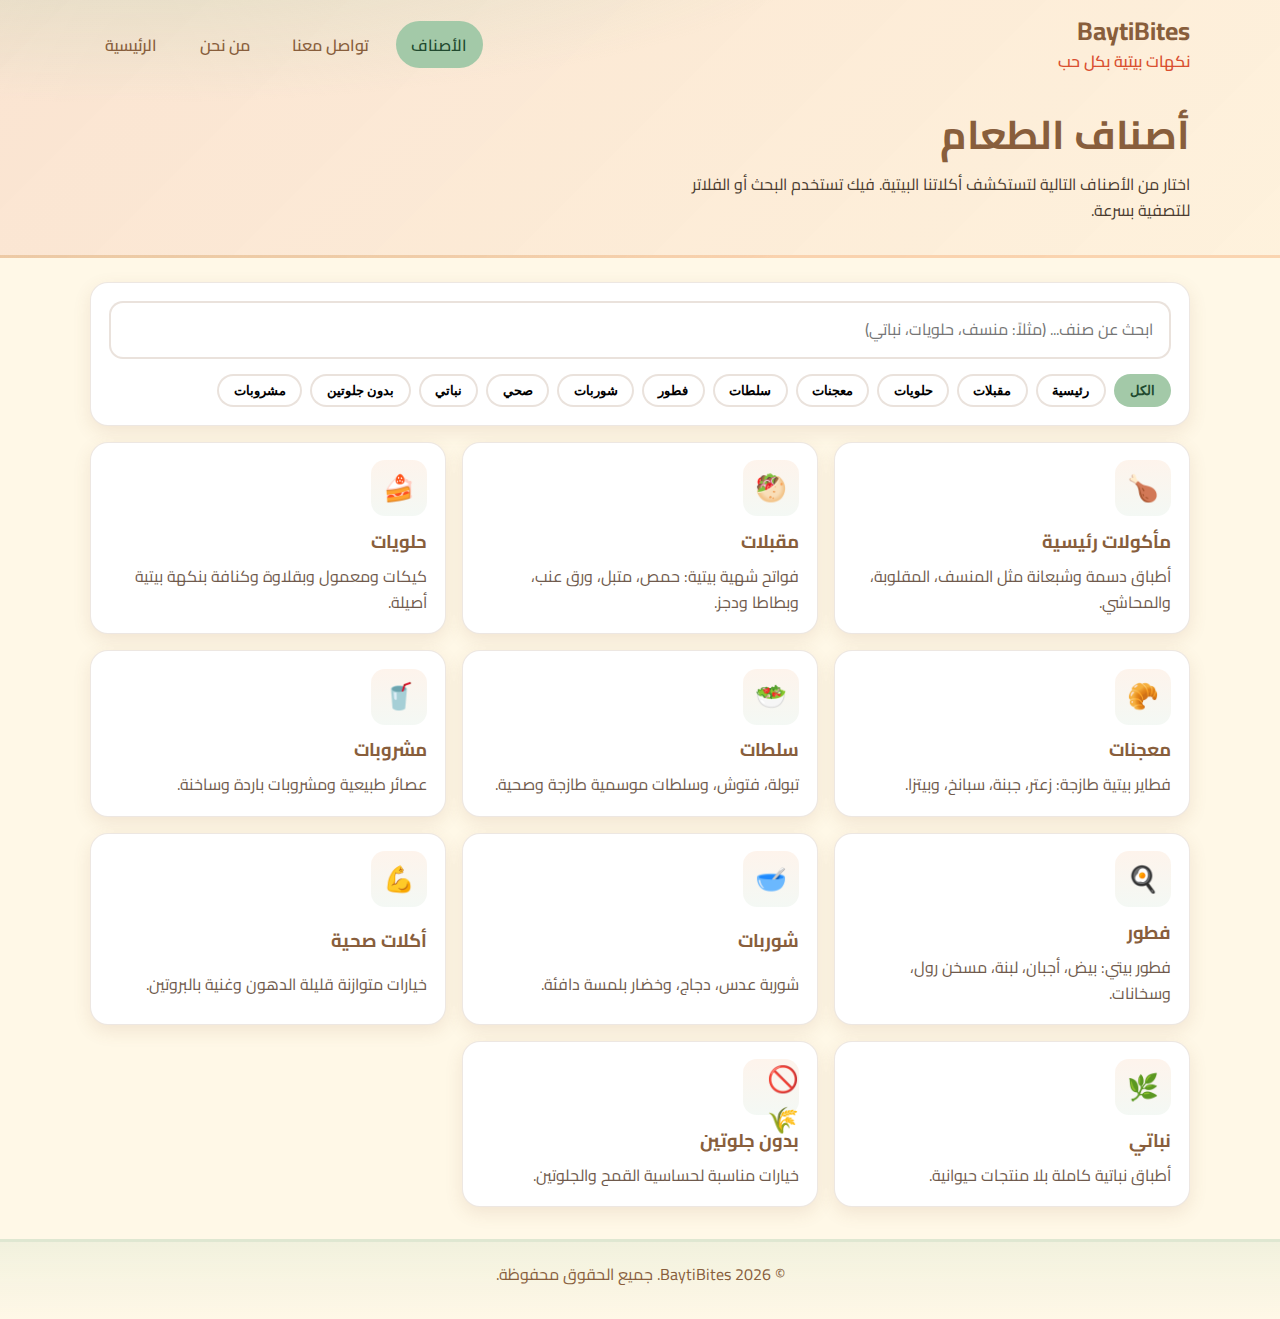
<file: categories.html>
<!DOCTYPE html>
<html lang="ar" dir="rtl">

<head>
    <meta charset="UTF-8" />
    <meta name="viewport" content="width=device-width, initial-scale=1" />
    <title>أصناف الطعام</title>

    <!-- خط كايرو -->
    <link href="https://fonts.googleapis.com/css2?family=Cairo:wght@300;400;600;700&display=swap" rel="stylesheet">

    <!-- ملف التنسيقات -->
    <link rel="stylesheet" href="./style/categories.css" />
    <style>
        /* تعديل اتجاه العناصر بالهيدر */
        .nav {
            flex-direction: row;
            /* بدل row-reverse */
        }
    </style>
</head>

<body>
    <!-- الهيدر -->
    <header class="site-header">
        <div class="container">
            <nav class="nav">
                <div class="brand-wrapper">
                    <a class="brand" href="#">BaytiBites</a>
                    <p class="tagline">نكهات بيتية بكل حب</p>
                </div>
                <ul class="nav-links">
                    <li><a href="./index.html">الرئيسية</a></li>
                    <li><a href="./about.html">من نحن</a></li>
                    <li><a href="./contantUs.html">تواصل معنا</a></li>
                    <li><a href="./categories.html" class="active">الأصناف</a></li>
                </ul>
            </nav>

            <div class="hero">
                <h1>أصناف الطعام</h1>
                <p>اختار من الأصناف التالية لتستكشف أكلاتنا البيتية. فيك تستخدم البحث أو الفلاتر للتصفية بسرعة.</p>
            </div>
        </div>
    </header>

    <!-- محتوى الصفحة -->
    <main class="container">
        <!-- شريط الأدوات -->
        <section class="toolbar card">
            <div class="search-wrap">
                <label for="search" class="visually-hidden">ابحث عن صنف</label>
                <input id="search" type="search" placeholder="ابحث عن صنف... (مثلاً: منسف، حلويات، نباتي)" />
            </div>

            <div class="filters">
                <button class="chip" data-filter="all">الكل</button>
                <button class="chip" data-filter="main">رئيسية</button>
                <button class="chip" data-filter="starters">مقبلات</button>
                <button class="chip" data-filter="dessert">حلويات</button>
                <button class="chip" data-filter="bakery">معجنات</button>
                <button class="chip" data-filter="salad">سلطات</button>
                <button class="chip" data-filter="breakfast">فطور</button>
                <button class="chip" data-filter="soup">شوربات</button>
                <button class="chip" data-filter="healthy">صحي</button>
                <button class="chip" data-filter="vegan">نباتي</button>
                <button class="chip" data-filter="glutenfree">بدون جلوتين</button>
                <button class="chip" data-filter="drinks">مشروبات</button>
            </div>
        </section>

        <!-- شبكة الأصناف -->
        <section class="grid">
            <a href="#" class="category card" data-group="main" data-tags="رئيسية لحوم رز منسف أردني عربي">
                <div class="icon">🍗</div>
                <h3>مأكولات رئيسية</h3>
                <p>أطباق دسمة وشبعانة مثل المنسف، المقلوبة، والمحاشي.</p>
            </a>

            <a href="#" class="category card" data-group="starters" data-tags="مقبلات فواتح شهية حمص متبل">
                <div class="icon">🥙</div>
                <h3>مقبلات</h3>
                <p>فواتح شهية بيتية: حمص، متبل، ورق عنب، وبطاطا ودجز.</p>
            </a>

            <a href="#" class="category card" data-group="dessert" data-tags="حلويات كيك بقلاوة كنافة حلو">
                <div class="icon">🍰</div>
                <h3>حلويات</h3>
                <p>كيكات ومعمول وبقلاوة وكنافة بنكهة بيتية أصيلة.</p>
            </a>

            <a href="#" class="category card" data-group="bakery" data-tags="معجنات فطائر خبز بيتزا زعتر جبنة">
                <div class="icon">🥐</div>
                <h3>معجنات</h3>
                <p>فطاير بيتية طازجة: زعتر، جبنة، سبانخ، وبيتزا.</p>
            </a>

            <a href="#" class="category card" data-group="salad" data-tags="سلطات تبولة فتوش خضار صحي">
                <div class="icon">🥗</div>
                <h3>سلطات</h3>
                <p>تبولة، فتوش، وسلطات موسمية طازجة وصحية.</p>
            </a>

            <a href="#" class="category card" data-group="drinks" data-tags="مشروبات عصائر قهوة شاي">
                <div class="icon">🥤</div>
                <h3>مشروبات</h3>
                <p>عصائر طبيعية ومشروبات باردة وساخنة.</p>
            </a>

            <a href="#" class="category card" data-group="breakfast" data-tags="فطور بيض أجبان ألبان مسخن">
                <div class="icon">🍳</div>
                <h3>فطور</h3>
                <p>فطور بيتي: بيض، أجبان، لبنة، مسخن رول، وسخانات.</p>
            </a>

            <a href="#" class="category card" data-group="soup" data-tags="شوربات عدس خضار دجاج">
                <div class="icon">🥣</div>
                <h3>شوربات</h3>
                <p>شوربة عدس، دجاج، وخضار بلمسة دافئة.</p>
            </a>

            <a href="#" class="category card" data-group="healthy" data-tags="صحي قليل دهون بروتين متوازن">
                <div class="icon">💪</div>
                <h3>أكلات صحية</h3>
                <p>خيارات متوازنة قليلة الدهون وغنية بالبروتين.</p>
            </a>

            <a href="#" class="category card" data-group="vegan" data-tags="نباتي فيغن بلا منتجات حيوانية">
                <div class="icon">🌿</div>
                <h3>نباتي</h3>
                <p>أطباق نباتية كاملة بلا منتجات حيوانية.</p>
            </a>

            <a href="#" class="category card" data-group="glutenfree" data-tags="بدون جلوتين حساسيات صحة">
                <div class="icon">🚫🌾</div>
                <h3>بدون جلوتين</h3>
                <p>خيارات مناسبة لحساسية القمح والجلوتين.</p>
            </a>
        </section>
    </main>

    <!-- الفوتر -->
    <footer class="site-footer">
        <div class="container">
            <p>© <span id="year"></span> BaytiBites. جميع الحقوق محفوظة.</p>
        </div>
    </footer>

    <script>
        // سنة حالية
        document.getElementById('year').textContent = new Date().getFullYear();

        // بحث + فلاتر بسيطة (بدون مكتبات)
        const search = document.getElementById('search');
        const chips = document.querySelectorAll('.chip');
        const cards = document.querySelectorAll('.category');

        let activeGroup = 'all';

        function applyFilters() {
            const q = (search.value || '').trim().toLowerCase();
            cards.forEach(card => {
                const group = card.getAttribute('data-group');
                const tags = (card.getAttribute('data-tags') || '').toLowerCase();

                const matchGroup = (activeGroup === 'all') || (group === activeGroup);
                const matchText = !q || tags.includes(q);
                card.style.display = (matchGroup && matchText) ? '' : 'none';
            });
        }

        chips.forEach(chip => {
            chip.addEventListener('click', () => {
                chips.forEach(c => c.classList.remove('active'));
                chip.classList.add('active');
                activeGroup = chip.dataset.filter;
                applyFilters();
            });
        });

        search.addEventListener('input', applyFilters);

        // فعل "الكل" افتراضيًا
        document.querySelector('.chip[data-filter="all"]').classList.add('active');
    </script>
</body>

</html>
</file>
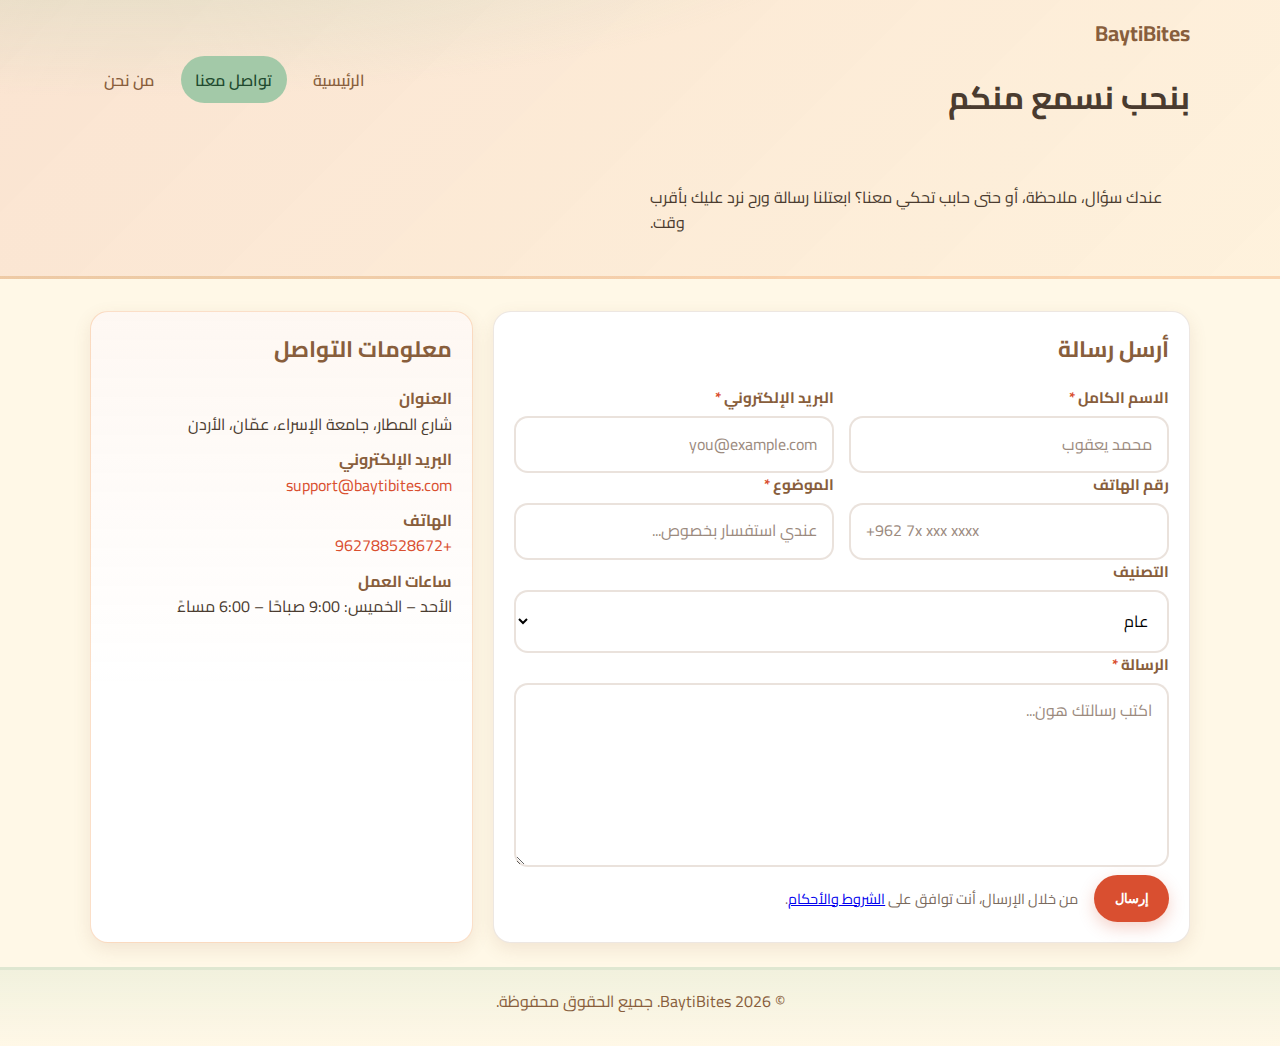
<file: contantUs.html>
<!DOCTYPE html>
<html lang="ar" dir="rtl">

<head>
    <meta charset="UTF-8" />
    <meta name="viewport" content="width=device-width, initial-scale=1" />
    <title>تواصل معنا</title>

    <!-- خط كايرو -->
    <link href="https://fonts.googleapis.com/css2?family=Cairo:wght@300;400;600;700&display=swap" rel="stylesheet">

    <!-- ملف التنسيقات -->
    <link rel="stylesheet" href="./style/contantUs.css" />
</head>

<body>
    <header class="site-header">
        <div class="container">
            <nav class="nav">
                <div class="brand-wrapper">
                    <a class="brand" href="#">BaytiBites</a>
                    <p class="tagline">
                    <h1>بنحب نسمع منكم </h1>
                    </p>
                </div>
                <ul class="nav-links">
                    <li><a href="./index.html">الرئيسية</a></li>
                    <li><a href="./contantUs.html" class="active">تواصل معنا</a></li>
                    <li><a href="./aboutUs.html">من نحن</a></li>
                </ul>
            </nav>

            <div class="hero">
                <p>عندك سؤال، ملاحظة، أو حتى حابب تحكي معنا؟ ابعتلنا رسالة ورح نرد عليك بأقرب وقت.</p>
            </div>
        </div>
    </header>

    <main class="container">
        <section class="contact-grid">
            <!-- نموذج التواصل -->
            <form class="card contact-form" action="#" method="post" novalidate>
                <h2>أرسل رسالة</h2>

                <div class="form-row">
                    <div class="input-group">
                        <label for="name">الاسم الكامل <span>*</span></label>
                        <input id="name" name="name" type="text" placeholder="محمد يعقوب" required />
                        <small class="error">الرجاء إدخال الاسم</small>
                    </div>

                    <div class="input-group">
                        <label for="email">البريد الإلكتروني <span>*</span></label>
                        <input id="email" name="email" type="email" placeholder="you@example.com" required />
                        <small class="error">الرجاء إدخال بريد إلكتروني صالح</small>
                    </div>
                </div>

                <div class="form-row">
                    <div class="input-group">
                        <label for="phone">رقم الهاتف</label>
                        <input id="phone" name="phone" type="tel" placeholder="+962 7x xxx xxxx" />
                    </div>

                    <div class="input-group">
                        <label for="subject">الموضوع <span>*</span></label>
                        <input id="subject" name="subject" type="text" placeholder="عندي استفسار بخصوص..." required />
                        <small class="error">الرجاء إدخال موضوع الرسالة</small>
                    </div>
                </div>

                <div class="input-group">
                    <label for="topic">التصنيف</label>
                    <select id="topic" name="topic">
                        <option>عام</option>
                        <option>الدعم الفني</option>
                        <option>الفواتير</option>
                        <option>تبليغ عن مشكلة</option>
                    </select>
                </div>

                <div class="input-group">
                    <label for="message">الرسالة <span>*</span></label>
                    <textarea id="message" name="message" rows="6" placeholder="اكتب رسالتك هون..." required></textarea>
                    <small class="error">الرجاء كتابة الرسالة</small>
                </div>

                <div class="form-actions">
                    <button type="submit" class="btn btn-primary">إرسال</button>
                    <p class="helper">من خلال الإرسال، أنت توافق على <a href="#">الشروط والأحكام</a>.</p>
                </div>
            </form>

            <!-- معلومات التواصل -->
            <aside class="card contact-info">
                <h2>معلومات التواصل</h2>
                <ul class="info-list">
                    <li>
                        <span class="info-title">العنوان</span>
                        <span>شارع المطار، جامعة الإسراء، عمّان، الأردن</span>
                    </li>
                    <li>
                        <span class="info-title">البريد الإلكتروني</span>
                        <a href="mailto:hello@yourbrand.com">support@baytibites.com</a>
                    </li>
                    <li>
                        <span class="info-title">الهاتف</span>
                        <a href="tel:+962788528672">+962788528672</a>
                    </li>
                    <li>
                        <span class="info-title">ساعات العمل</span>
                        <span>الأحد – الخميس: 9:00 صباحًا – 6:00 مساءً</span>
                    </li>
                </ul>
            </aside>
        </section>
    </main>

    <footer class="site-footer">
        <div class="container">
            <p>© <span id="year"></span> BaytiBites. جميع الحقوق محفوظة.</p>
        </div>
    </footer>

    <script>
        // إظهار السنة الحالية تلقائياً
        document.getElementById('year').textContent = new Date().getFullYear();

        // التحقق من الحقول المطلوبة
        document.querySelector('.contact-form')?.addEventListener('submit', function (e) {
            const required = this.querySelectorAll('[required]');
            let invalid = false;
            required.forEach(input => {
                if (!input.value.trim()) {
                    invalid = true;
                    input.classList.add('invalid');
                } else {
                    input.classList.remove('invalid');
                }
            });
            if (invalid) e.preventDefault();
        });
    </script>
</body>

</html>
</file>
<file: style/categories.css>
/* ====== Color System ====== */
:root {
    --cream: #FFF8E7;
    --rust: #D94F30;
    --mint: #A3C9A8;
    --brown: #885E3C;
    --orange: #F4A261;
    --text: #4a3b2f;
    --white: #ffffff;
}

/* ====== Reset & Base ====== */
* {
    box-sizing: border-box
}

html,
body {
    height: 100%
}

body {
    margin: 0;
    font-family: "Cairo", system-ui, -apple-system, Segoe UI, Roboto, "Helvetica Neue", Arial;
    background: var(--cream);
    color: var(--text);
    line-height: 1.6;
    direction: rtl;
    text-align: right;
}

.container {
    width: min(1100px, 92%);
    margin-inline: auto
}

/* ====== Header ====== */
.site-header {
    background:
        radial-gradient(1200px 300px at 10% -30%, rgba(163, 201, 168, .35), transparent 60%),
        linear-gradient(135deg, rgba(217, 79, 48, .12), rgba(244, 162, 97, .08));
    padding-bottom: 2rem;
    border-bottom: 3px solid rgba(244, 162, 97, .35);
}

.nav {
    display: flex;
    align-items: center;
    justify-content: space-between;
    flex-direction: row-reverse;
    padding: 1rem 0 .5rem;
}

.brand-wrapper {
    display: flex;
    flex-direction: column;
    align-items: flex-start
}

.brand {
    font-weight: 700;
    font-size: 1.6rem;
    color: var(--brown);
    text-decoration: none;
    line-height: 1.2
}

.tagline {
    margin: .15rem 0 0;
    font-size: 1rem;
    color: var(--rust);
    font-weight: 600
}

.nav-links {
    display: flex;
    gap: .75rem;
    list-style: none;
    margin: 0;
    padding: 0;
    flex-direction: row-reverse
}

.nav-links a {
    padding: .55rem .95rem;
    border-radius: 999px;
    text-decoration: none;
    font-weight: 600;
    color: var(--brown)
}

.nav-links a:hover {
    background: rgba(163, 201, 168, .25)
}

.nav-links a.active {
    background: var(--mint);
    color: #214a2f
}

/* ====== Hero ====== */
.hero {
    margin-top: 1.25rem
}

.hero h1 {
    margin: 0 0 .35rem;
    color: var(--brown);
    font-size: clamp(1.9rem, 2.2vw + 1rem, 2.5rem)
}

.hero p {
    margin: 0;
    max-width: 60ch
}

/* ====== Cards / Utilities ====== */
.card {
    background: var(--white);
    border: 1px solid rgba(136, 94, 60, .15);
    border-radius: 18px;
    box-shadow: 0 6px 18px rgba(136, 94, 60, .12);
    padding: 1.1rem;
}

/* ====== Toolbar ====== */
.toolbar {
    display: grid;
    gap: .9rem;
    margin: 1.5rem 0 1rem
}

.search-wrap input {
    width: 100%;
    padding: .9rem 1rem;
    border-radius: 14px;
    border: 2px solid rgba(136, 94, 60, .18);
    background: #fff;
    font: inherit;
}

.search-wrap input:focus {
    outline: none;
    border-color: var(--mint);
    box-shadow: 0 0 0 4px rgba(163, 201, 168, .25)
}

.filters {
    display: flex;
    flex-wrap: wrap;
    gap: .5rem
}

.chip {
    border: 2px solid rgba(136, 94, 60, .18);
    background: #fff;
    border-radius: 999px;
    padding: .45rem .9rem;
    cursor: pointer;
    font-weight: 700
}

.chip.active {
    background: var(--mint);
    border-color: transparent;
    color: #214a2f
}

/* ====== Grid ====== */
.grid {
    display: grid;
    grid-template-columns: repeat(3, 1fr);
    gap: 1rem;
    margin: 1rem 0 2rem;
}

@media (max-width: 980px) {
    .grid {
        grid-template-columns: repeat(2, 1fr)
    }
}

@media (max-width: 640px) {
    .grid {
        grid-template-columns: 1fr
    }
}

/* ====== Category Card ====== */
.category {
    text-decoration: none;
    color: inherit;
    display: grid;
    gap: .5rem;
    position: relative;
    overflow: hidden
}

.category .icon {
    width: 56px;
    height: 56px;
    border-radius: 14px;
    display: grid;
    place-items: center;
    background: linear-gradient(180deg, rgba(244, 162, 97, .12), rgba(163, 201, 168, .12));
    font-size: 1.6rem
}

.category h3 {
    margin: .15rem 0 0;
    color: var(--brown);
    font-size: 1.15rem
}

.category p {
    margin: 0;
    color: #6f5a4c
}



/* ====== Footer ====== */
.site-footer {
    border-top: 3px solid rgba(163, 201, 168, .35);
    background: linear-gradient(180deg, rgba(163, 201, 168, .15), transparent);
    padding: 1.2rem 0 2rem;
    text-align: center
}

.site-footer p {
    margin: 0;
    color: var(--brown)
}

/* ====== A11y helpers ====== */
.visually-hidden {
    position: absolute !important;
    width: 1px;
    height: 1px;
    padding: 0;
    margin: -1px;
    overflow: hidden;
    clip: rect(0 0 0 0);
    white-space: nowrap;
    border: 0
}
</file>
<file: style/contantUs.css>
/* ====== Color System (from your palette) ====== */
:root {
    --cream: #FFF8E7;
    /* base background */
    --rust: #D94F30;
    /* primary / buttons */
    --mint: #A3C9A8;
    /* accents / highlights */
    --brown: #885E3C;
    /* headings / text accents */
    --orange: #F4A261;
    /* secondary accents / borders */

    --text: #4a3b2f;
    /* readable body text */
    --white: #ffffff;
}

/* ====== Resets ====== */
* {
    box-sizing: border-box;
}

html,
body {
    height: 100%;
}

body {
    margin: 0;
    font-family: "Cairo", system-ui, -apple-system, Segoe UI, Roboto, "Helvetica Neue", Arial, "Noto Sans", "Apple Color Emoji", "Segoe UI Emoji";
    color: var(--text);
    background: var(--cream);
    line-height: 1.6;
}

/* ====== Layout helpers ====== */
.container {
    width: min(1100px, 92%);
    margin-inline: auto;
}

/* ====== Header / Hero ====== */
.site-header {
    background:
        radial-gradient(1200px 300px at 10% -30%, rgba(163, 201, 168, .35), transparent 60%),
        linear-gradient(135deg, rgba(217, 79, 48, .12), rgba(244, 162, 97, .08));
    padding-bottom: 2.5rem;
    border-bottom: 3px solid rgba(244, 162, 97, .35);
}



.nav {
    display: flex;
    align-items: center;
    justify-content: space-between;
    padding: 1rem 0 .5rem;
}

.brand {
    font-weight: 700;
    font-size: 1.35rem;
    color: var(--brown);
    text-decoration: none;
}

.nav-links {
    display: flex;
    gap: .75rem;
    list-style: none;
    padding: 0;
    margin: 0;
}

.nav-links a {
    padding: .55rem .9rem;
    border-radius: 999px;
    text-decoration: none;
    color: var(--brown);
    font-weight: 600;
}

.nav-links a:hover {
    background: rgba(163, 201, 168, .25);
}

.nav-links a.active {
    background: var(--mint);
    color: #214a2f;
}

.hero {
    padding: 2rem 0 0;
    text-align: left;
}

.hero h1 {
    margin: 0 0 .4rem 0;
    font-size: clamp(1.8rem, 2.5vw + 1rem, 2.6rem);
    color: var(--brown);
}

.hero p {
    margin: 0;
    max-width: 60ch;
}

/* ====== Cards ====== */
.card {
    background: var(--white);
    border: 1px solid rgba(136, 94, 60, .15);
    border-radius: 18px;
    box-shadow: 0 6px 18px rgba(136, 94, 60, .12);
    padding: 1.25rem;
}

/* ====== Grid ====== */
.contact-grid {
    display: grid;
    grid-template-columns: 2fr 1.1fr;
    gap: 1.25rem;
    margin: 2rem 0 1.5rem;
}

@media (max-width: 900px) {
    .contact-grid {
        grid-template-columns: 1fr;
    }
}

/* ====== Form ====== */
.contact-form h2,
.contact-info h2 {
    margin-top: 0;
    color: var(--brown);
    font-size: 1.4rem;
}

.form-row {
    display: grid;
    grid-template-columns: 1fr 1fr;
    gap: .9rem;
}

@media (max-width: 700px) {
    .form-row {
        grid-template-columns: 1fr;
    }
}

.input-group {
    display: grid;
    gap: .35rem;
}

.input-group label {
    font-weight: 700;
    color: var(--brown);
    font-size: .95rem;
}

.input-group label span {
    color: var(--rust);
}

input,
select,
textarea {
    width: 100%;
    padding: .85rem .95rem;
    border: 2px solid rgba(136, 94, 60, .18);
    border-radius: 14px;
    background: #fff;
    font: inherit;
    outline: none;
    transition: border-color .2s, box-shadow .2s, background .2s;
}

input::placeholder,
textarea::placeholder {
    color: #9b8a7e;
}

input:focus,
select:focus,
textarea:focus {
    border-color: var(--mint);
    box-shadow: 0 0 0 4px rgba(163, 201, 168, .25);
}

/* invalid hint (simple) */
input.invalid,
textarea.invalid {
    border-color: var(--rust);
    box-shadow: 0 0 0 4px rgba(217, 79, 48, .18);
}

.error {
    display: none;
    color: var(--rust);
    font-size: .8rem;
}

input.invalid+.error,
textarea.invalid+.error {
    display: block;
}

.form-actions {
    display: flex;
    align-items: center;
    gap: 1rem;
    margin-top: .5rem;
}

/* Buttons */
.btn {
    display: inline-flex;
    align-items: center;
    justify-content: center;
    gap: .5rem;
    padding: .85rem 1.15rem;
    border-radius: 999px;
    text-decoration: none;
    font-weight: 700;
    border: 2px solid transparent;
    cursor: pointer;
}

.btn-primary {
    background: var(--rust);
    color: #fff;
    box-shadow: 0 6px 16px rgba(217, 79, 48, .25);
}

.btn-primary:hover {
    filter: brightness(1.03);
    transform: translateY(-1px);
}

.btn-outline {
    background: transparent;
    color: var(--rust);
    border-color: var(--rust);
}

.btn-outline:hover {
    background: rgba(217, 79, 48, .08);
}

/* ====== Contact Info ====== */
.contact-info {
    background:
        linear-gradient(180deg, rgba(244, 162, 97, .08), transparent 60%),
        #fff;
    border-color: rgba(244, 162, 97, .35);
}

.info-list {
    list-style: none;
    padding: 0;
    margin: .25rem 0 1rem;
    display: grid;
    gap: .6rem;
}

.info-title {
    display: block;
    font-weight: 700;
    color: var(--brown);
}

.contact-info a {
    color: var(--rust);
    text-decoration: none;
}

.contact-info a:hover {
    text-decoration: underline;
}

.mini-cta {
    margin-top: 1rem;
    padding: .9rem;
    border: 2px dashed var(--orange);
    border-radius: 16px;
    background: rgba(244, 162, 97, .06);
}

.mini-cta h3 {
    margin: 0 0 .3rem;
    color: var(--brown);
}

/* ====== Map Placeholder ====== */
.map-section {
    margin: .25rem 0 3rem;
    padding: 0;
    overflow: hidden;
}

.map-placeholder {
    height: 300px;
    display: grid;
    place-items: center;
    color: #6d5a4b;
    background:
        linear-gradient(135deg, rgba(163, 201, 168, .35), rgba(244, 162, 97, .25)),
        repeating-linear-gradient(45deg, rgba(136, 94, 60, .08) 0 12px, rgba(136, 94, 60, .03) 12px 24px);
    border-radius: 18px;
    border: 1px solid rgba(136, 94, 60, .18);
}

.map-placeholder p {
    margin: 0;
    padding: .4rem .8rem;
    background: rgba(255, 255, 255, .7);
    border-radius: 999px;
    border: 1px solid rgba(136, 94, 60, .2);
}

/* ====== Footer ====== */
.site-footer {
    border-top: 3px solid rgba(163, 201, 168, .35);
    background: linear-gradient(180deg, rgba(163, 201, 168, .15), transparent);
    padding: 1.2rem 0 2rem;
    text-align: center;
}

.site-footer p {
    margin: 0;
    color: var(--brown);
}

.site-footer a {
    color: var(--rust);
}

/* ====== Utilities ====== */
.helper {
    margin: 0;
    font-size: .9rem;
    color: #7a6a5d;
}
</file>
